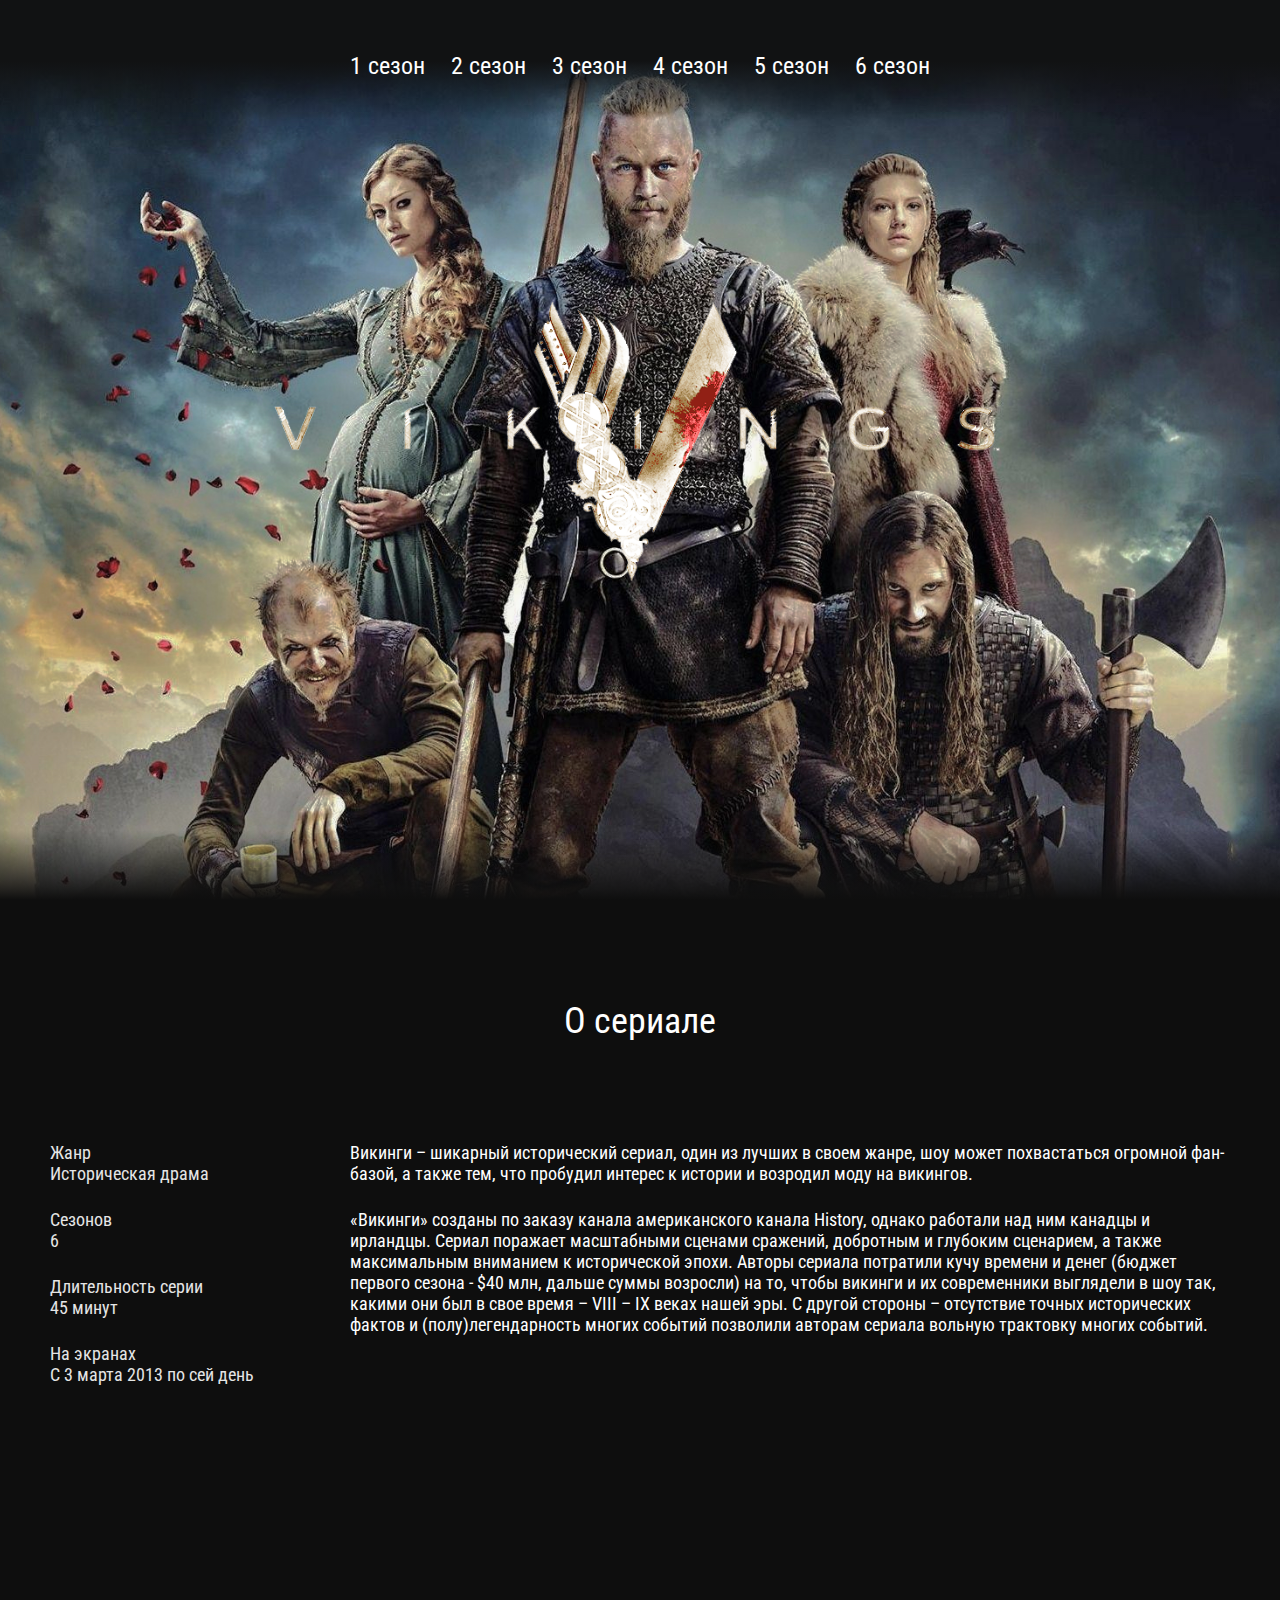
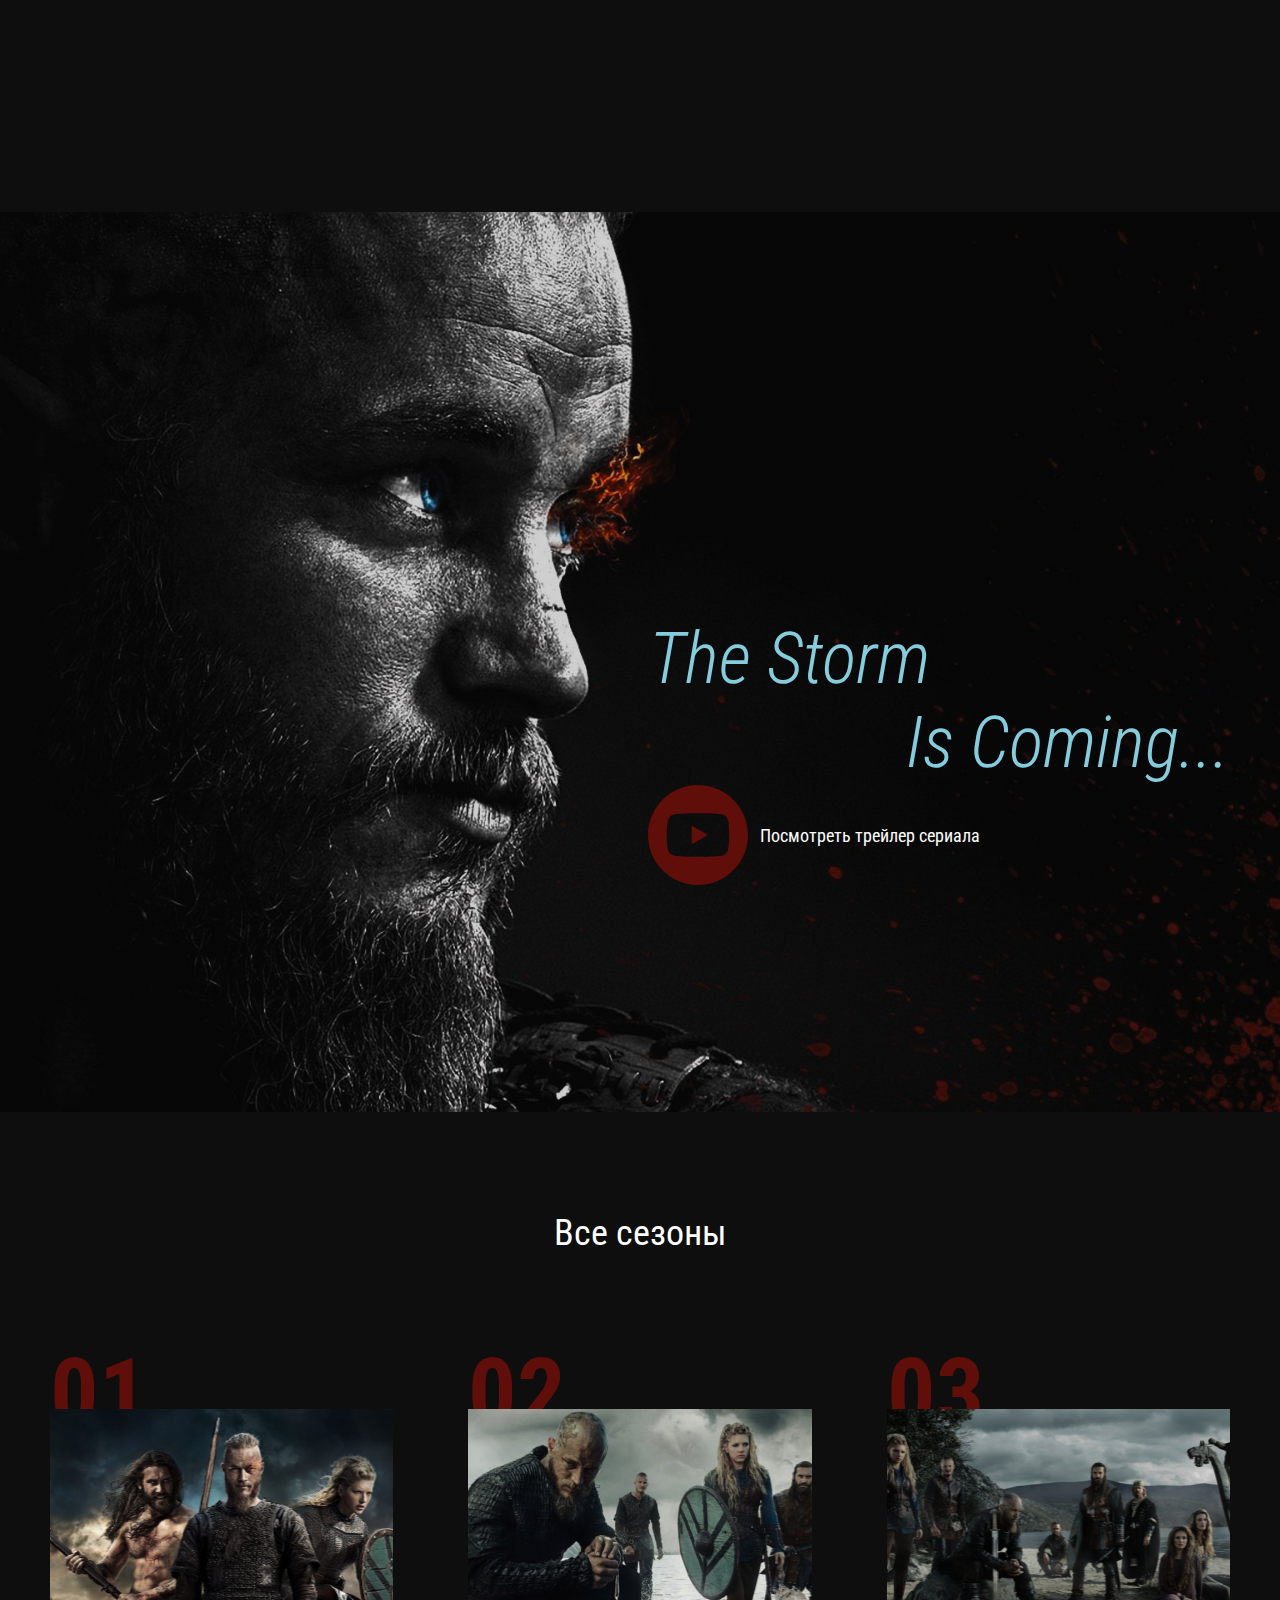
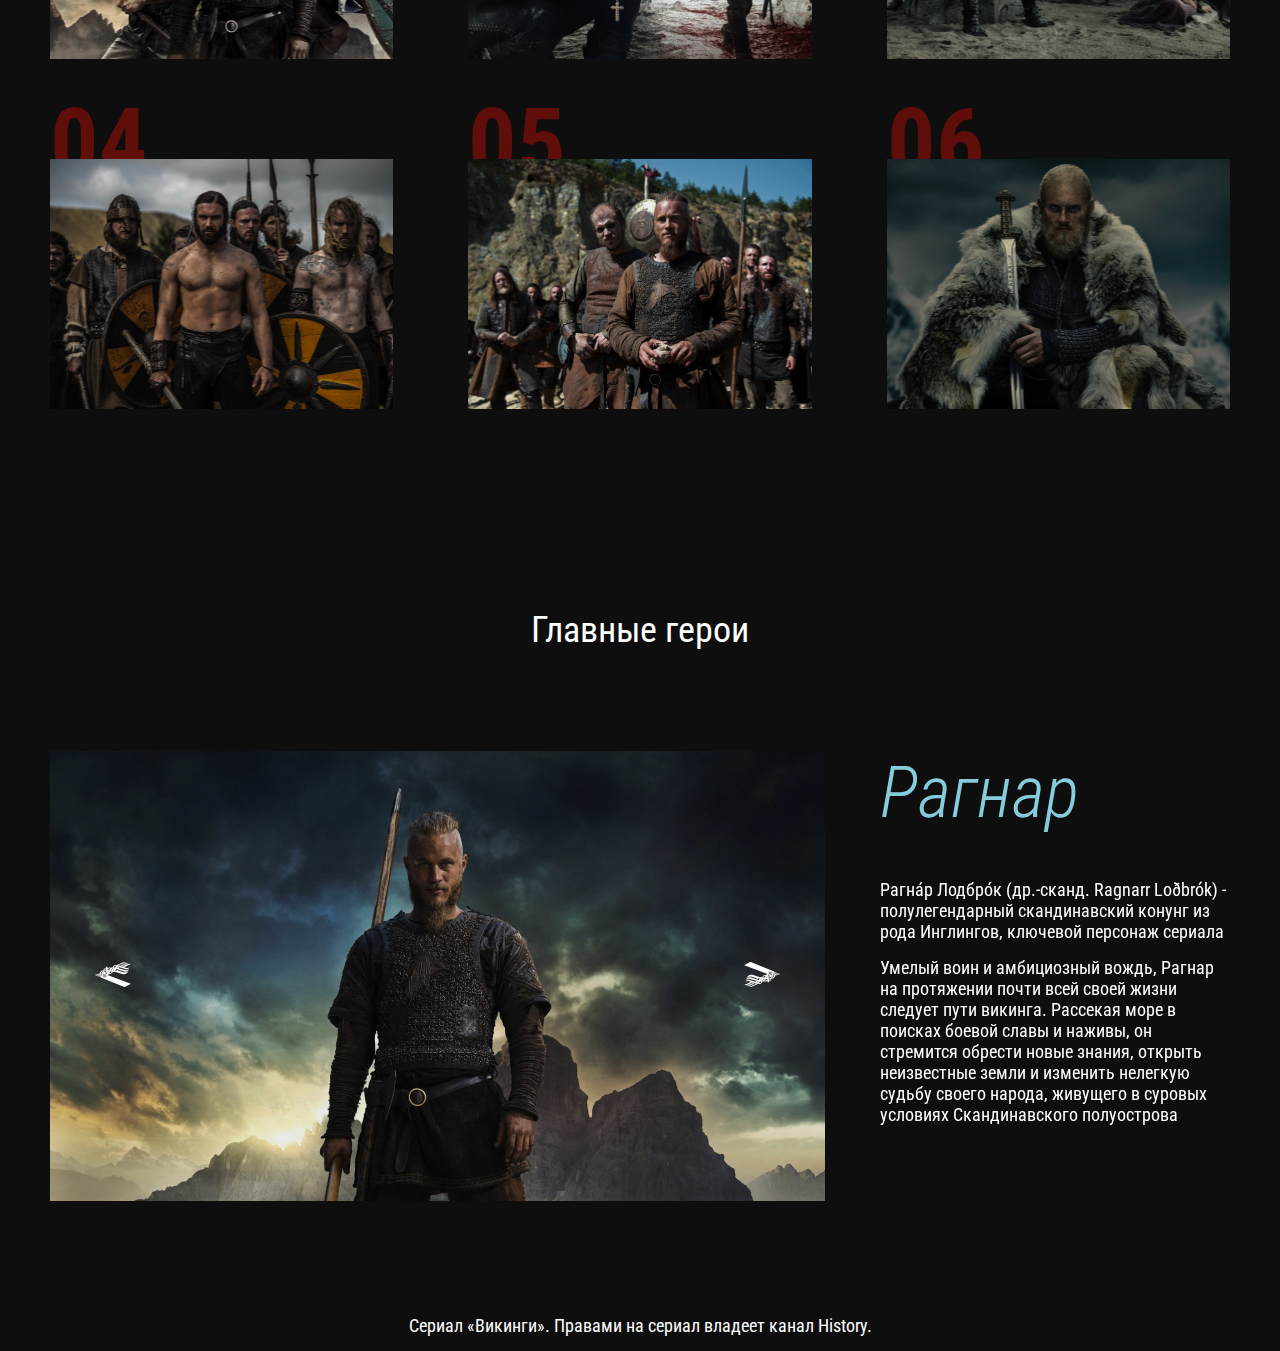
<file: index.html>
<!DOCTYPE html>
<html lang="ru">
<head>
  <meta charset="UTF-8">
  <meta name="viewport" content="width=device-width, initial-scale=1.0">
  <meta http-equiv="X-UA-Compatible" content="ie=edge">
  <title>Vikings</title>
  <link href="https://fonts.googleapis.com/css2?family=Roboto+Condensed:ital,wght@0,400;0,700;1,300&display=swap" rel="stylesheet">
  <link rel="stylesheet" href="css/reset.css">
  <link rel="stylesheet" href="css/slick.css">
  <link rel="stylesheet" href="css/jquery.fancybox.css">
  <link rel="stylesheet" href="css/style.css">
</head>
<body>
  <header class="header">
    <nav class="menu">
      <button class="menu__btn">
        <span></span>
      </button>
      <ul class="menu__list">
        <li class="menu__list-item">
          <a class="menu__list-link" href="season-1.html">1 сезон</a>
        </li>
        <li class="menu__list-item">
          <a class="menu__list-link" href="#">2 сезон</a>
        </li>
        <li class="menu__list-item">
          <a class="menu__list-link" href="#">3 сезон</a>
        </li>
        <li class="menu__list-item">
          <a class="menu__list-link" href="#">4 сезон</a>
        </li>
        <li class="menu__list-item">
          <a class="menu__list-link" href="#">5 сезон</a>
        </li>
        <li class="menu__list-item">
          <a class="menu__list-link" href="#">6 сезон</a>
        </li>
      </ul>
    </nav>
    <div class="logo">
      <img class="logo__img" src="images/logo.png" alt="logo">
    </div>
  </header>

  <section class="about section-page">
    <div class="container">
      <h3 class="title">
        О сериале 
      </h3>
    <div class="about__inner">
      <ul class="about__info">
        <li class="about__info-item">
          Жанр
          <span>Историческая драма</span> 
        </li>
        <li class="about__info-item">
          Сезонов
          <span>6</span>
        </li>
        <li class="about__info-item">
          Длительность серии
          <span>45 минут</span>
        </li>
        <li class="about__info-item">
          На экранах
          <span>С 3 марта 2013 по сей день</span>
        </li>
      </ul>
      <div class="about__text">
        <p>
          Викинги – шикарный исторический сериал, один из лучших в своем жанре, шоу может 
          похвастаться огромной фан-базой, а также тем, что пробудил интерес к истории и 
          возродил моду на викингов. 
        </p>
        <p>
          «Викинги» созданы по заказу канала американского канала
          History, однако работали над ним канадцы и ирландцы. Сериал поражает масштабными 
          сценами сражений, добротным и глубоким сценарием, а также максимальным вниманием 
          к исторической эпохи. Авторы сериала потратили кучу времени и денег (бюджет первого 
          сезона - $40 млн, дальше суммы возросли) на то, чтобы викинги и их современники выглядели 
          в шоу так, какими они был в свое время – VIII – IX веках нашей эры. С другой стороны – 
          отсутствие точных исторических фактов и (полу)легендарность многих событий позволили 
          авторам сериала вольную трактовку многих событий.
        </p>
      </div>
    </div>
  </div>
  </section>

  <section class="video">
    <div class="container">
      <h3 class="video__title">
        <span>The Storm</span>
        Is Coming...
      </h3>
      <a class="video__btn" data-fancybox href="https://www.youtube.com/watch?v=1YVxm0GKhkM&ab_channel=MikeUnknow">Посмотреть трейлер сериала</a>
    </div>
  </section>

  <section class="seasons section-page">
    <div class="container">
      <h3 class="title">
        Все сезоны
      </h3>
      <ol class="seasons__inner">
        <li class="seasons__item" style="background-image: url('images/seasons-image-1.jpg')">
          <a href="#" class="seasons__link">Смотреть</a>
        </li>
        <li class="seasons__item" style="background-image: url('images/seasons-image-2.jpg')">
          <a href="#" class="seasons__link">Смотреть</a>
        </li>
        <li class="seasons__item" style="background-image: url('images/seasons-image-3.jpg')">
          <a href="#" class="seasons__link">Смотреть</a>
        </li>
        <li class="seasons__item" style="background-image: url('images/seasons-image-4.jpg')">
          <a href="#" class="seasons__link">Смотреть</a>
        </li>
        <li class="seasons__item" style="background-image: url('images/seasons-image-5.jpg')">
          <a href="#" class="seasons__link">Смотреть</a>
        </li>
        <li class="seasons__item" style="background-image: url('images/seasons-image-6.jpg')">
          <a href="#" class="seasons__link">Смотреть</a>
        </li>
      </ol>
    </div>
  </section>

  <section class="heroes section-page">
    <div class="container">
      <h3 class="title">Главные герои</h3>
      <div class="heroes__inner">
        <div class="heroes__slider-img">
          <img class="heroes__images" src="images/slider_1.jpg" alt="">
          <img class="heroes__images" src="images/slider_1.jpg" alt="">
          <img class="heroes__images" src="images/slider_1.jpg" alt="">
        </div>
        <div class="heroes__slider-text">
          <div class="heroes__text">
            <h4 class="heroes__name">Рагнар</h4>
            <p>
              Рагна́р Лодбро́к (др.-сканд. Ragnarr Loðbrók) - полулегендарный скандинавский 
              конунг из рода Инглингов, ключевой персонаж сериала
            </p>
            <p>
              Умелый воин и амбициозный вождь, Рагнар на протяжении почти всей своей жизни 
              следует пути викинга. Рассекая море в поисках боевой славы и наживы, он стремится 
              обрести новые знания, открыть неизвестные земли и изменить нелегкую судьбу своего 
              народа, живущего в суровых условиях Скандинавского полуострова
            </p>
          </div>
          <div class="heroes__text">
            <h4 class="heroes__name">Рагнар2</h4>
            <p>
              Рагна́р Лодбро́к (др.-сканд. Ragnarr Loðbrók) - полулегендарный скандинавский 
              конунг из рода Инглингов, ключевой персонаж сериала
            </p>
            <p>
              Умелый воин и амбициозный вождь, Рагнар на протяжении почти всей своей жизни 
              следует пути викинга. Рассекая море в поисках боевой славы и наживы, он стремится 
              обрести новые знания, открыть неизвестные земли и изменить нелегкую судьбу своего 
              народа, живущего в суровых условиях Скандинавского полуострова
            </p>
          </div>
          <div class="heroes__text">
            <h4 class="heroes__name">Рагнар3</h4>
            <p>
              Рагна́р Лодбро́к (др.-сканд. Ragnarr Loðbrók) - полулегендарный скандинавский 
              конунг из рода Инглингов, ключевой персонаж сериала
            </p>
            <p>
              Умелый воин и амбициозный вождь, Рагнар на протяжении почти всей своей жизни 
              следует пути викинга. Рассекая море в поисках боевой славы и наживы, он стремится 
              обрести новые знания, открыть неизвестные земли и изменить нелегкую судьбу своего 
              народа, живущего в суровых условиях Скандинавского полуострова
            </p>
          </div>
        </div>
      </div>
    </div>
  </section>

  <footer class="footer">
    <div class="container">
      <p class="copy">
        Сериал «Викинги». Правами на сериал владеет канал History.
      </p>
    </div>
  </footer>

  <script src="https://ajax.googleapis.com/ajax/libs/jquery/3.4.1/jquery.min.js"></script>
  <script src="js/slick.min.js"></script>
  <script src="js/jquery.fancybox.min.js"></script>
  <script src="js/main.js"></script>
</body>
</html>
</file>
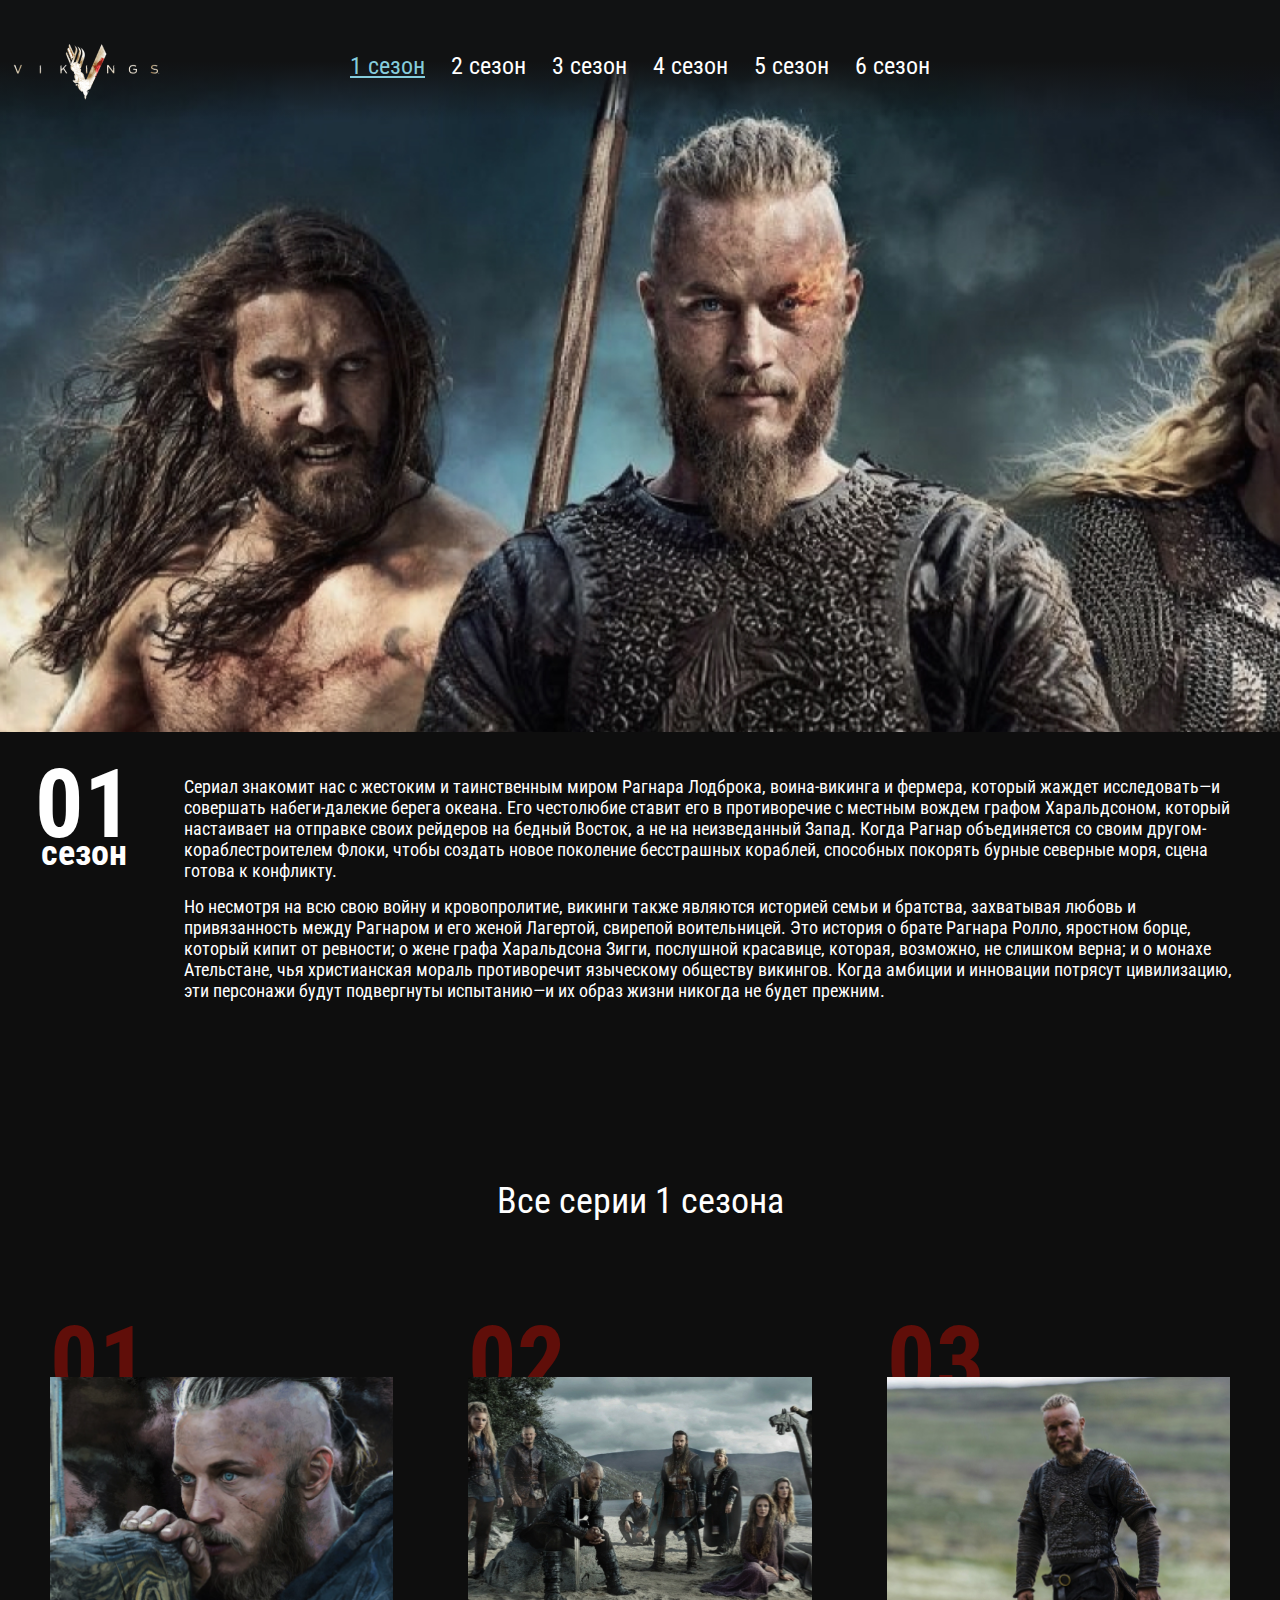
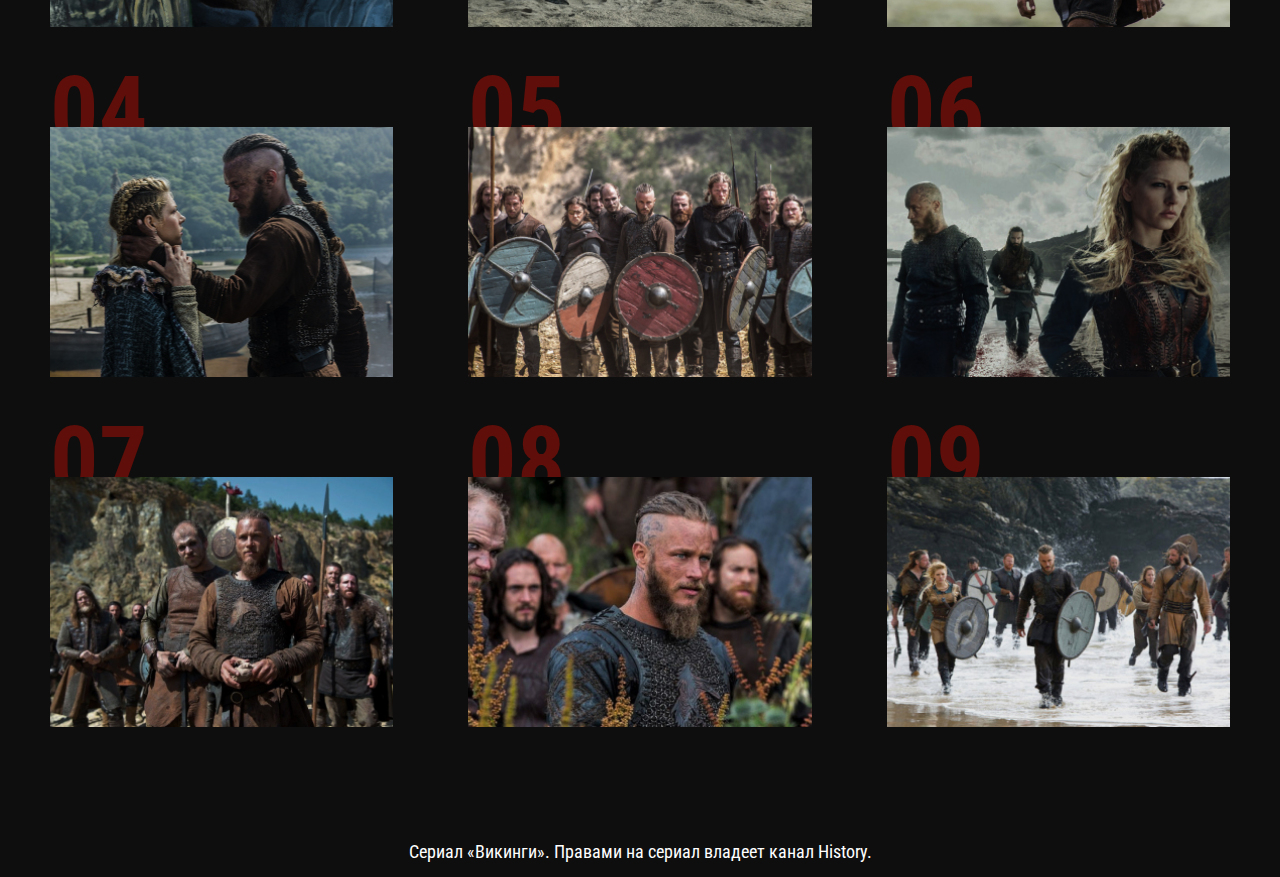
<file: season-1.html>
<!DOCTYPE html>
<html lang="ru">
<head>
    <meta charset="UTF-8">
    <meta name="viewport" content="width=device-width, initial-scale=1.0">
    <title>season-1</title>
    <link href="https://fonts.googleapis.com/css2?family=Roboto+Condensed:ital,wght@0,400;0,700;1,300&display=swap" rel="stylesheet">
    <link rel="stylesheet" href="css/reset.css">
    <link rel="stylesheet" href="css/jquery.fancybox.css">
    <link rel="stylesheet" href="css/style.css">
</head>
<body>
  <header class="page-header">
        <nav class="menu">
            <button class="menu__btn">
                <span></span>
            </button>
            <div class="menu__container">
                <a href="index.html" class="page-logo">
                    <img src="images/logo2.png" alt="logo">
                </a>
                <ul class="menu__list">
                <li class="menu__list-item">
                    <a class="menu__list-link menu__list-link--active" href="#">1 сезон</a>
                </li>
                <li class="menu__list-item">
                    <a class="menu__list-link" href="#">2 сезон</a>
                </li>
                <li class="menu__list-item">
                    <a class="menu__list-link" href="#">3 сезон</a>
                </li>
                <li class="menu__list-item">
                    <a class="menu__list-link" href="#">4 сезон</a>
                </li>
                <li class="menu__list-item">
                    <a class="menu__list-link" href="#">5 сезон</a>
                </li>
                <li class="menu__list-item">
                    <a class="menu__list-link" href="#">6 сезон</a>
                </li>
                </ul>
            </div>
          </nav>
          <div class="season-info">
              <div class="season-info__num">
                  01
                  <span>сезон</span>
              </div>
              <div class="season-info__text">
                  <p>
                    Сериал знакомит нас с жестоким и таинственным миром Рагнара Лодброка, воина-викинга и фермера, который 
                    жаждет исследовать—и совершать набеги-далекие берега океана. Его честолюбие ставит его в противоречие 
                    с местным вождем графом Харальдсоном, который настаивает на отправке своих рейдеров на бедный Восток, 
                    а не на неизведанный Запад. Когда Рагнар объединяется со своим другом-кораблестроителем Флоки, чтобы 
                    создать новое поколение бесстрашных кораблей, способных покорять бурные северные моря, сцена готова 
                    к конфликту.
                  </p>
                  <p>
                    Но несмотря на всю свою войну и кровопролитие, викинги также являются историей семьи и братства, 
                    захватывая любовь и привязанность между Рагнаром и его женой Лагертой, свирепой воительницей. Это 
                    история о брате Рагнара Ролло, яростном борце, который кипит от ревности; о жене графа Харальдсона 
                    Зигги, послушной красавице, которая, возможно, не слишком верна; и о монахе Ательстане, чья 
                    христианская мораль противоречит языческому обществу викингов. Когда амбиции и инновации потрясут 
                    цивилизацию, эти персонажи будут подвергнуты испытанию—и их образ жизни никогда не будет прежним.
                  </p>
              </div>
          </div>
  </header>

  <section class="seasons section-page">
    <div class="container">
      <h3 class="title">
        Все серии 1 сезона
      </h3>
      <ol class="seasons__inner">
        <li class="seasons__item" style="background-image: url('images/season1-image-1.jpg')">
          <a data-fancybox href="https://www.youtube.com/watch?v=1YVxm0GKhkM&ab_channel=MikeUnknow" class="seasons__link">Смотреть</a>
        </li>
        <li class="seasons__item" style="background-image: url('images/season1-image-2.jpg')">
          <a data-fancybox href="https://www.youtube.com/watch?v=1YVxm0GKhkM&ab_channel=MikeUnknow" class="seasons__link">Смотреть</a>
        </li>
        <li class="seasons__item" style="background-image: url('images/season1-image-3.jpg')">
          <a data-fancybox href="https://www.youtube.com/watch?v=1YVxm0GKhkM&ab_channel=MikeUnknow" class="seasons__link">Смотреть</a>
        </li>
        <li class="seasons__item" style="background-image: url('images/season1-image-4.jpg')">
          <a data-fancybox href="https://www.youtube.com/watch?v=1YVxm0GKhkM&ab_channel=MikeUnknow" class="seasons__link">Смотреть</a>
        </li>
        <li class="seasons__item" style="background-image: url('images/season1-image-5.jpg')">
          <a data-fancybox href="https://www.youtube.com/watch?v=1YVxm0GKhkM&ab_channel=MikeUnknow" class="seasons__link">Смотреть</a>
        </li>
        <li class="seasons__item" style="background-image: url('images/season1-image-6.jpg')">
          <a data-fancybox href="https://www.youtube.com/watch?v=1YVxm0GKhkM&ab_channel=MikeUnknow" class="seasons__link">Смотреть</a>
        </li>
        <li class="seasons__item" style="background-image: url('images/season1-image-7.jpg')">
          <a data-fancybox href="https://www.youtube.com/watch?v=1YVxm0GKhkM&ab_channel=MikeUnknow" class="seasons__link">Смотреть</a>
        </li>
        <li class="seasons__item" style="background-image: url('images/season1-image-8.jpg')">
          <a data-fancybox href="https://www.youtube.com/watch?v=1YVxm0GKhkM&ab_channel=MikeUnknow" class="seasons__link">Смотреть</a>
        </li>
        <li class="seasons__item" style="background-image: url('images/season1-image-9.jpg')">
          <a data-fancybox href="https://www.youtube.com/watch?v=1YVxm0GKhkM&ab_channel=MikeUnknow" class="seasons__link">Смотреть</a>
        </li>
      </ol>
    </div>
  </section>

  <footer class="footer">
    <div class="container">
      <p class="copy">
        Сериал «Викинги». Правами на сериал владеет канал History.
      </p>
    </div>
  </footer>

  <script src="https://ajax.googleapis.com/ajax/libs/jquery/3.4.1/jquery.min.js"></script>
  <script src="js/slick.min.js"></script>
  <script src="js/jquery.fancybox.min.js"></script>
  <script src="js/main.js"></script>
</body>
</html>
</file>
<file: css/style.css>
* {
  box-sizing: border-box;
}

body {
  background-color: #0e0e0e;
  color: #ffffff;
  font-family: "Roboto Condensed", sans-serif;
  font-weight: 400;
  font-size: 18px;
  line-height: 21px;
}

a {
  color: inherit;
  text-decoration: none;
}

ul {
  list-style: none;
}

.container {
  max-width: 1200px;
  padding: 0 10px;
  margin: 0 auto;
  /* width: 100%; */
}

.section-page {
  padding: 100px 0;
}

.title {
  text-align: center;
  margin-bottom: 100px;
  font-size: 36px;
  line-height: 42px;
  font-weight: 400;
}

.header {
  background-image: url("../images/header-bg.jpg");
  background-repeat: no-repeat;
  background-position: center 50px;
  background-size: cover;
  height: 100vh;
  text-align: center;
  position: relative;
}

.header::after {
  content: "";
  position: absolute;
  bottom: 0;
  left: 0;
  width: 100%;
  height: 70px;
  background: linear-gradient(
    180deg,
    #0e0e0e 0%,
    rgba(17, 17, 17, 0.850295) 16.53%,
    rgba(32, 31, 33, 0) 100%
  );
  transform: rotate(180deg);
}

.menu {
  padding: 50px 0 58px;
  background: linear-gradient(
    180deg,
    #111213 0%,
    #111213 43.62%,
    rgba(32, 31, 33, 0) 86.33%
  );
}

.menu__btn {
  display: none;
}

.menu__list {
  display: flex;
  justify-content: center;
}

.menu__list-item {
  padding: 0 13px;
}

.menu__list-link {
  font-size: 36px;
  line-height: 42px;
}

.menu__list-link:hover,
.menu__list-link--active {
  color: #85ccdc;
  text-decoration: underline;
}

.logo {
  padding-top: 18vh;
}

.about__inner {
  display: flex;
  height: 570px;
}

.about__info {
  width: 275px;
  margin-right: 50px;
  flex: none;
}

.about__info-item {
  margin-bottom: 25px;
  color: #e5e5e5;
}

.about__info-item span {
  display: block;
}

.about__text p {
  margin-bottom: 25px;
}

.video {
  text-align: right;
  background-image: url(../images/video-img.jpg);
  background-repeat: no-repeat;
  background-position: center center;
  background-size: cover;
  height: 100vh;
}

.video__title {
  font-style: italic;
  font-weight: 300;
  font-size: 72px;
  line-height: 84px;
  color: #85ccdc;
  padding-top: 45vh;
}

.video__title span {
  display: block;
  padding-right: 300px;
}

.video__btn {
  padding-left: 112px;
  position: relative;
  margin-right: 250px;
  top: 40px;
}

.video__btn::before {
  content: "";
  position: absolute;
  width: 100px;
  height: 100px;
  left: 0;
  top: -40px;
  background-image: url(../images/youtobe.svg);
}

.seasons__inner {
  display: grid;
  grid-template-columns: repeat(auto-fill, minmax(284px, 1fr));
  grid-gap: 100px 75px;
  counter-reset: number;
  padding-top: 55px;
}

.seasons__item {
  height: 250px;
  background-repeat: no-repeat;
  background-position: center center;
  background-size: cover;
  list-style-type: none;
  position: relative;
  display: flex;
  justify-content: center;
  align-items: center;
}

.seasons__item::before {
  content: "0" counter(number);
  counter-increment: number;
  position: absolute;
  font-weight: bold;
  font-size: 96px;
  line-height: 112px;
  color: #600e09;
  left: 0;
  top: -72px;
  z-index: -1;
}

.seasons__item:nth-child(n + 10)::before {
  content: counter(number);
}

.seasons__item:hover::after {
  content: "";
  position: absolute;
  top: 0;
  left: 0;
  right: 0;
  bottom: 0;
  background: rgba(14, 14, 14, 0.8);
}

.seasons__link {
  font-size: 36px;
  line-height: 42px;
  opacity: 0;
  padding: 12px 78px 11px;
  background-color: #0e0e0e;
  transition: all 0.3s;
}

.seasons__item:hover .seasons__link {
  opacity: 1;
  z-index: 2;
}

.slick-btn {
  position: absolute;
  top: 50%;
  transform: translateY(-50%);
  background-color: transparent;
  border: none;
  z-index: 5;
  cursor: pointer;
  outline: none;
}

.slick-prev {
  left: 38px;
}

.slick-next {
  right: 38px;
}

.heroes__inner {
  display: flex;
  justify-content: space-between;
}

.heroes__slider-img {
  max-width: 775px;
}

.heroes__slider-text {
  max-width: 350px;
}

.heroes__name {
  font-style: italic;
  font-weight: 300;
  font-size: 72px;
  line-height: 84px;
  color: #85ccdc;
  margin-bottom: 44px;
}

.heroes__text p {
  margin-bottom: 15px;
  font-style: normal;
  font-weight: normal;
  font-size: 18px;
  line-height: 21px;
}

.copy {
  padding: 14px 0 15px;
  text-align: center;
}

/* season - 1 */

.page-header {
  background-image: url(../images/bg-season-1.jpg);
  background-repeat: no-repeat;
  background-position: center center;
  background-size: cover;
  height: 90vh;
  position: relative;
}

.page-logo {
  position: absolute;
}

.season-info {
  position: absolute;
  max-width: 1385px;
  display: flex;
  padding: 44px 47px 64px 35px;
  background-color: #0e0e0e;
  bottom: 0;
  left: 0;
  right: 0;
  margin: 0 auto;
}

.season-info__num {
  font-weight: bold;
  font-size: 96px;
  line-height: 56px;
  text-align: center;
  margin-right: 51px;
}

.season-info__num span {
  display: block;
  font-size: 36px;
  line-height: 42px;
}

.season-info__text p {
  margin-bottom: 15px;
}

.menu__container {
  max-width: 1385px;
  margin: 0 auto;
  position: relative;
}

/* media */
@media (max-width: 1420px) {
  .page-logo {
    left: 10px;
    top: -6px;
  }
}

@media (max-width: 1366px) {
  .logo__img {
    width: 60%;
  }
  .menu__list-link {
    font-size: 24px;
    line-height: 32px;
  }
  .about__info {
    width: 250px;
  }
  .page-header {
    height: 120vh;
  }
}

@media (max-width: 1200px) {
  .heroes__inner {
    display: block;
  }
  .heroes__slider-text {
    max-width: 100%;
    padding-top: 50px;
  }
  .heroes__slider-img {
    max-width: 100%;
    background-repeat: no-repeat;
  }
}

@media (max-width: 1088px) {
  /* .page-logo {
    display: none;
  } */
}

@media (max-width: 992px) {
  .seasons__item {
    height: 330px;
  }
  .page-logo {
    display: none;
  }
}

@media (max-width: 768px) {
  .about__inner {
    display: block;
  }
  .section-page {
    padding: 50px 0;
  }
  .title {
    margin-bottom: 50px;
    font-size: 28px;
    line-height: 36px;
  }
  body {
    font-size: 16px;
    line-height: 19px;
  }
  .video__title {
    font-size: 48px;
    line-height: 46px;
  }
  .video__title span {
    padding-right: 200px;
  }
  .video__btn {
    margin-right: 0;
    padding-left: 72px;
  }
  .video__btn::before {
    width: 60px;
    height: 60px;
    top: -20px;
    background-size: cover;
  }
  .seasons__inner {
    grid-gap: 80px 35px;
  }
  .slick-btn {
    display: none;
  }
  .heroes__name {
    font-size: 50px;
    line-height: 56px;
    margin-bottom: 25px;
  }
  .season-info {
    display: block;
    padding: 30px 10px 0px 10px;
  }
  .season-info__num {
    text-align: left;
    font-size: 50px;
    line-height: 26px;
    margin-bottom: 15px;
  }
  .season-info__num span{
    font-size: 25px;
    line-height: 32px;
  }
}

@media (max-width: 640px) {
  .menu {
    padding: 0;
    text-align: center;
    background: linear-gradient(
      180deg,
      #111213 0%,
      #111213 10%,
      rgba(32, 31, 33, 0) 86.33%
    );
  }
  .menu__list {
    display: block;
    transform: translateY(-130%);
  }
  .menu__list--active {
    transform: translateY(0);
    transition: all .3s;
    padding: 100px 0 50px;
    background-color: #0e0e0e;
  }
  .menu__list-link{
    display: block;
    padding: 10px 0;
  }
  .page-logo {
    display: block;
    z-index: 10;
    top: 22px;
  }
  .logo {
    padding-top: 25vh;
  }
  body {
    font-size: 16px;
    line-height: 17px;
  }
  .menu__btn {
    /* display: block; */
    width: 50px;
    height: 40px;
    cursor: pointer;
    position: absolute;
    right: 20px;
    top: 20px;
    z-index: 8;
    display: flex;
    align-items: center;
    background-color: transparent;
    border: none;
    padding: 0;
    outline: none;
  }
  .menu__btn span {
    background-color: #ffffff;
    height: 5px;
    width: 100%;
  }

  .menu__btn::after,
  .menu__btn::before {
    content: "";
    width: 100%;
    height: 5px;
    background-color: #ffffff;
    position: absolute;
  }

  .menu__btn::after {
    top: 0;
    left: 0;
  }
  .menu__btn::before {
    bottom: 0;
    left: 0;
  }

  .page-header {
    height: 160vh;
  }
}

/* @media (max-width: 414px) {
  .seasons__inner {
    height: 203px;
  }
} */

@media (max-width: 374px) {
  .page-header {
    height: 190vh;
  }
}
</file>
